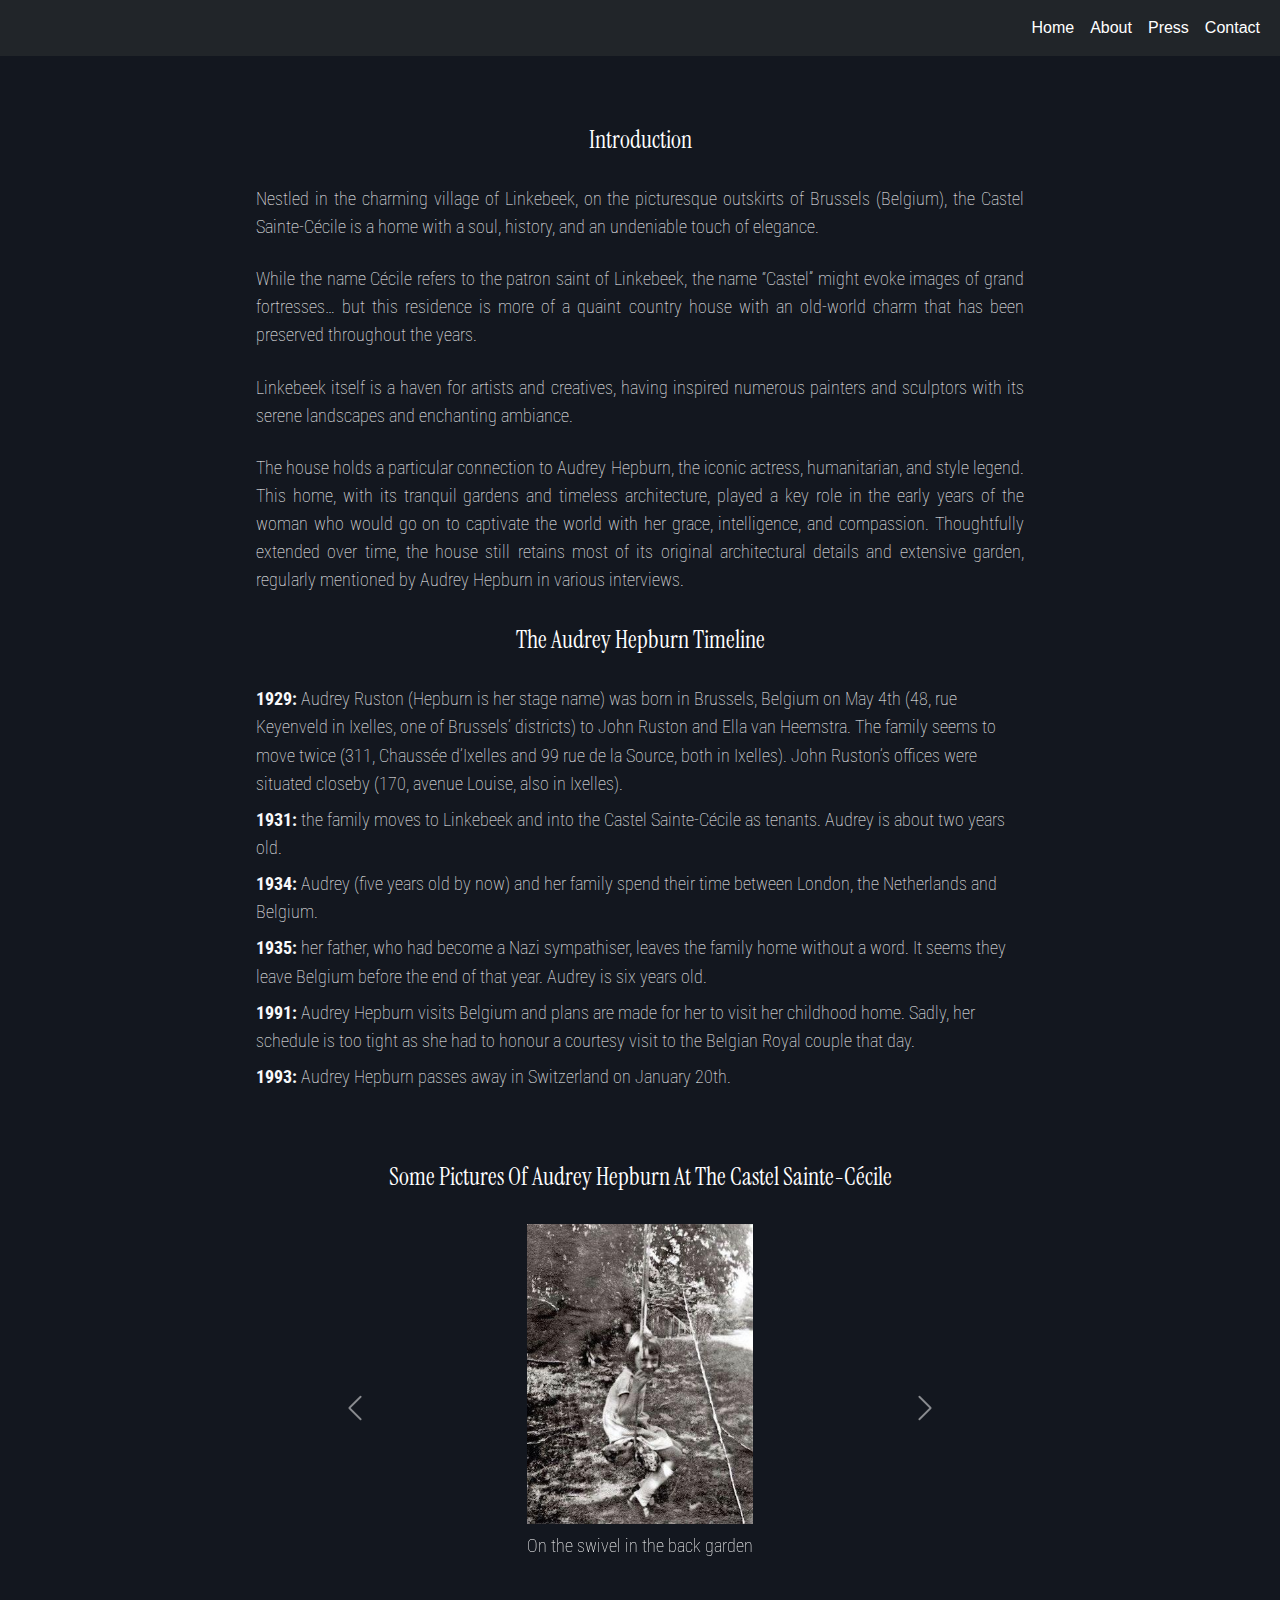
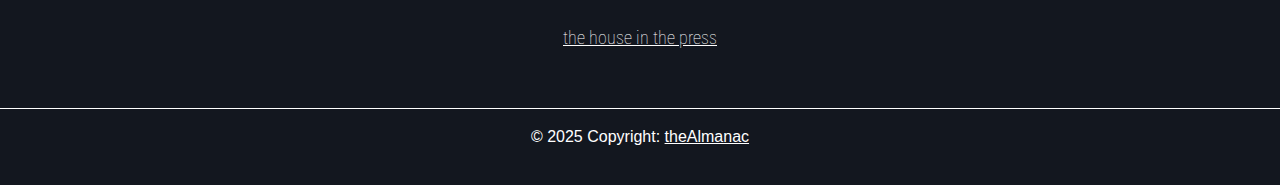
<file: about.html>
<!DOCTYPE html>
<html lang="en">
<head>
  <meta charset="UTF-8">
  <meta name="viewport" content="width=device-width, initial-scale=1.0">
  <title>About - Castel Sainte-Cécile</title>
  <!-- Bootstrap CSS -->
  <link href="https://cdn.jsdelivr.net/npm/bootstrap@5.3.2/dist/css/bootstrap.min.css" rel="stylesheet">
  <link rel="preconnect" href="https://fonts.googleapis.com">
  <link rel="preconnect" href="https://fonts.gstatic.com" crossorigin>
  <link href="https://fonts.googleapis.com/css2?family=Buda:wght@300&family=Instrument+Serif:ital@0;1&family=Roboto+Condensed:ital,wght@0,100..900;1,100..900&family=Roboto:ital,wght@0,100..900;1,100..900&display=swap" rel="stylesheet">
  <link rel="stylesheet" href="styles.css">
</head>
<body>
    <!-- Navbar -->
    <nav class="navbar navbar-dark bg-dark navbar-expand-lg fixed-top">
      <div class="container-fluid">
        <a class="navbar-brand" href="#"></a>
        <button class="navbar-toggler" type="button" data-bs-toggle="collapse" data-bs-target="#navbarNav">
          <span class="navbar-toggler-icon"></span>
        </button>
        <div class="collapse navbar-collapse justify-content-end" id="navbarNav">
          <ul class="navbar-nav">
            <li class="nav-item">
              <a class="nav-link" href="index.html">Home</a>
            </li>
            <li class="nav-item">
              <a class="nav-link" href="about.html">About</a>
            </li>
            <li class="nav-item">
              <a class="nav-link" href="press.html">Press</a>
            </li>
            <li class="nav-item">
              <a class="nav-link" href="contact.html">Contact</a>
            </li>
          </ul>
        </div>
      </div>
    </nav>



  <!-- Main Content -->
  <div class="container">
    <!-- Introduction -->
    <h2>Introduction</h2>
    <p>
     Nestled in the charming village of Linkebeek, on the picturesque outskirts of Brussels (Belgium), the Castel Sainte-Cécile is a home with a soul, history, and an undeniable touch of elegance.
    </p>
    <p>
    While the name Cécile refers to the patron saint of Linkebeek, the name “Castel” might evoke images of grand fortresses… but this residence is more of a quaint country house with an old-world charm that has been preserved throughout the years.
    </p>
    <p>
        Linkebeek itself is a haven for artists and creatives, having inspired numerous painters and sculptors with its serene landscapes and enchanting ambiance.
    </p>
    <p>
        The house holds a particular connection to Audrey Hepburn, the iconic actress, humanitarian, and style legend. This home, with its tranquil gardens and timeless architecture, played a key role in the early years of the woman who would go on to captivate the world with her grace, intelligence, and compassion. Thoughtfully extended over time, the house still retains most of its original architectural details and extensive garden, regularly mentioned by Audrey Hepburn in various interviews.
    </p>

    <!-- Audrey Hepburn Timeline -->
    <div class="timeline">
      <h2>The Audrey Hepburn Timeline</h2>
      <p><span class="date">1929:</span> Audrey Ruston (Hepburn is her stage name) was born in Brussels, Belgium on May 4th (48, rue Keyenveld in Ixelles, one of Brussels’ districts) to John Ruston and Ella van Heemstra. The family seems to move twice (311, Chaussée d’Ixelles and 99 rue de la Source, both in Ixelles). John Ruston’s offices were situated closeby (170, avenue Louise, also in Ixelles).</p>
      <p><span class="date">1931:</span> the family moves to Linkebeek and into the Castel Sainte-Cécile as tenants. Audrey is about two years old.</p>
      <p><span class="date">1934:</span> Audrey (five years old by now) and her family spend their time between London, the Netherlands and Belgium.</p>
      <p><span class="date">1935:</span> her father, who had become a Nazi sympathiser, leaves the family home without a word. It seems they leave Belgium before the end of that year. Audrey is six years old.</p>
    <!--  <p><span class="date">1937 or 1938:</span> </p>
      <p><span class="date">1938:</span> </p>
      <p><span class="date">1939:</span> </p>-->
      <p><span class="date">1991:</span> Audrey Hepburn visits Belgium and plans are made for her to visit her childhood home. Sadly, her schedule is too tight as she had to honour a courtesy visit to the Belgian Royal couple that day.</p>
      <p><span class="date">1993:</span> Audrey Hepburn passes away in Switzerland on January 20th.</p>
    </div>
  </div>

<h2>some pictures of Audrey Hepburn at the Castel Sainte-Cécile</h2>
  <!-- carousel-->
  <div id="minimalCarousel" class="carousel slide" data-bs-ride="carousel">
  <div class="carousel-inner">
    <div class="carousel-item active">
      <img src="images/LinkebeekAudreyBalancoire.jpg" class="d-block w-100" alt="Audrey on a swing">
      <div class="carousel-caption">
        <p>On the swivel in the back garden</p>
      </div>
    </div>
    <div class="carousel-item">
      <img src="images/LinkebeekAudreyBalcon.jpg" class="d-block w-100" alt="Audrey on chair on balcony">
      <div class="carousel-caption">
        <p>On the master bedroom's balcony</p>
      </div>
    </div>
    <div class="carousel-item">
      <img src="images/LinkebeekAudreyChapeau2.jpg" class="d-block w-100" alt="Audrey with a hat">
      <div class="carousel-caption">
        <p>In the back garden</p>
      </div>
    </div>
    <div class="carousel-item">
      <img src="images/LinkebeekAudreyFreres.jpg" class="d-block w-100" alt="Audrey with her Brothers">
      <div class="carousel-caption">
        <p>With her half-brothers Arnoud and Ian Quarles van Ufford in the back garden</p>
      </div>
    </div>
    <div class="carousel-item">
      <img src="images/LinkebeekAudreyJardinPapa2.jpg" class="d-block w-100" alt="Audrey with her dad laying in garden">
      <div class="carousel-caption">
        <p>With her father John Ruston in the back garden</p>
      </div>
    </div>
    <div class="carousel-item">
      <img src="images/LinkebeekAudreyTerrasse2.png" class="d-block w-100" alt="Audrey with her dad standing">
      <div class="carousel-caption">
        <p>With her father John Ruston on the back terrace</p>
      </div>
    </div>
  </div>
  <!-- Carousel Controls -->
  <button class="carousel-control-prev" type="button" data-bs-target="#minimalCarousel" data-bs-slide="prev">
    <span class="carousel-control-prev-icon" aria-hidden="true"></span>
    <span class="visually-hidden">Previous</span>
  </button>
  <button class="carousel-control-next" type="button" data-bs-target="#minimalCarousel" data-bs-slide="next">
    <span class="carousel-control-next-icon" aria-hidden="true"></span>
    <span class="visually-hidden">Next</span>
  </button>
</div>
<div class="footer" id="aboutfooter">
    <p><a href="press.html">the house in the press</a></p>
</div>

<footer>
  <!-- Copyright -->
  <div class="text-center p-3 border-top border-white">
    © 2025 Copyright:
    <a class="text-white" href="https://github.com/thealmanacslove">theAlmanac</a>
  </div>
  <!-- Copyright -->
</footer>


<!-- JQuery (if needed) -->
<script src="https://code.jquery.com/jquery-3.6.0.min.js"></script>
<!-- Popper.js (required for Bootstrap) -->
<script src="https://cdn.jsdelivr.net/npm/@popperjs/core@2.11.8/dist/umd/popper.min.js"></script>
<!-- Bootstrap JS -->
<script src="https://cdn.jsdelivr.net/npm/bootstrap@5.3.2/dist/js/bootstrap.min.js"></script>
</body>
</html>
</file>
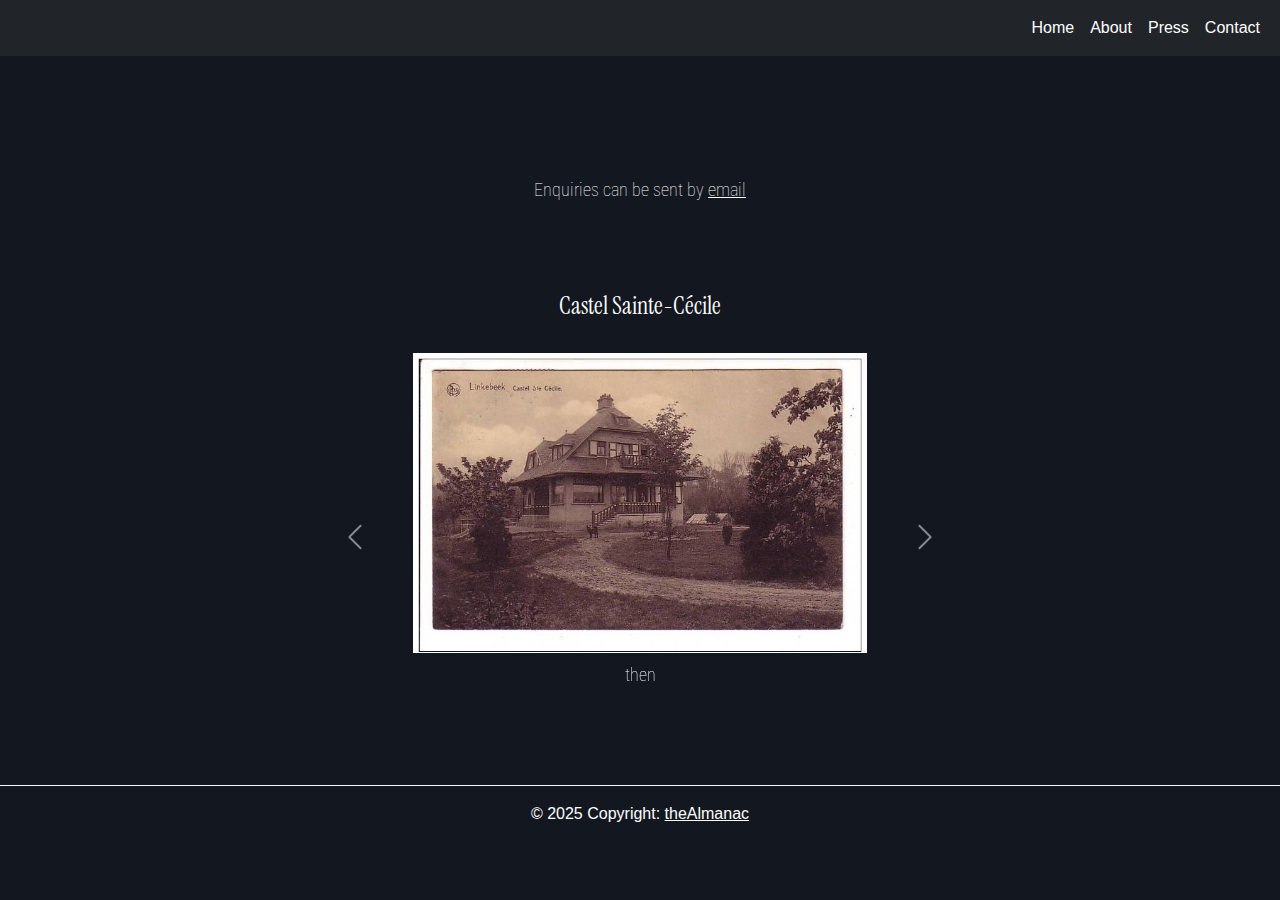
<file: contact.html>
<!DOCTYPE html>
<html lang="en">
<head>
  <meta charset="UTF-8">
  <meta name="viewport" content="width=device-width, initial-scale=1.0">
  <title>Contact</title>
  <link href="https://cdn.jsdelivr.net/npm/bootstrap@5.3.2/dist/css/bootstrap.min.css" rel="stylesheet">
  <link href="https://fonts.googleapis.com/css2?family=Roboto:wght@400;700&display=swap" rel="stylesheet">
  <link rel="preconnect" href="https://fonts.googleapis.com">
  <link rel="preconnect" href="https://fonts.gstatic.com" crossorigin>
  <link href="https://fonts.googleapis.com/css2?family=Buda:wght@300&family=Instrument+Serif:ital@0;1&family=Roboto+Condensed:ital,wght@0,100..900;1,100..900&family=Roboto:ital,wght@0,100..900;1,100..900&display=swap" rel="stylesheet">
  <link rel="stylesheet" href="styles.css">
</head>
<body>
    <!-- Navbar -->
    <nav class="navbar navbar-dark bg-dark navbar-expand-lg fixed-top">
      <div class="container-fluid">
        <a class="navbar-brand" href="#"></a>
        <button class="navbar-toggler" type="button" data-bs-toggle="collapse" data-bs-target="#navbarNav">
          <span class="navbar-toggler-icon"></span>
        </button>

        <div class="collapse navbar-collapse justify-content-end" id="navbarNav">
          <ul class="navbar-nav">
            <li class="nav-item">
              <a class="nav-link" href="index.html">Home</a>
            </li>
            <li class="nav-item">
              <a class="nav-link" href="about.html">About</a>
            </li>
            <li class="nav-item">
              <a class="nav-link" href="press.html">Press</a>
            </li>
            <li class="nav-item">
              <a class="nav-link" href="contact.html">Contact</a>
            </li>
          </ul>
        </div>
      </div>
    </nav>


  <!-- Content -->
  <div class="container text-center">
    <h1></h1>
    <p>Enquiries can be sent by <a href="mailto:castelsaintececile@gmail.com">email</a></p>
  </div>

  <h2>Castel Sainte-Cécile</h2>
  <div id="minimalCarousel" class="carousel slide" data-bs-ride="carousel">
  <div class="carousel-inner">
    <div class="carousel-item active">
      <img src="images/Linkebeek.jpg" class="d-block w-100" alt="the house then">
      <div class="carousel-caption">
        <p>then</p>
      </div>
    </div>
    <div class="carousel-item">
      <img src="images/Linkebeeknow.jpg" class="d-block w-100" alt="the house now">
      <div class="carousel-caption">
        <p>now</p>
      </div>
    </div>

  <!-- Carousel Controls -->
  <button class="carousel-control-prev" type="button" data-bs-target="#minimalCarousel" data-bs-slide="prev">
    <span class="carousel-control-prev-icon" aria-hidden="true"></span>
    <span class="visually-hidden">Previous</span>
  </button>
  <button class="carousel-control-next" type="button" data-bs-target="#minimalCarousel" data-bs-slide="next">
    <span class="carousel-control-next-icon" aria-hidden="true"></span>
    <span class="visually-hidden">Next</span>
  </button>
 </div>
</div>

 <footer>
     <!-- Copyright -->
     <div class="text-center p-3 border-top border-white">
       © 2025 Copyright:
       <a class="text-white" href="https://github.com/thealmanacslove">theAlmanac</a>
     </div>
     <!-- Copyright -->
 </footer>


  <!-- JQuery (if needed) -->
  <script src="https://code.jquery.com/jquery-3.6.0.min.js"></script>
  <!-- Popper.js (required for Bootstrap) -->
  <script src="https://cdn.jsdelivr.net/npm/@popperjs/core@2.11.8/dist/umd/popper.min.js"></script>
  <!-- Bootstrap JS -->
  <script src="https://cdn.jsdelivr.net/npm/bootstrap@5.3.2/dist/js/bootstrap.min.js"></script>
  <!-- custom -->

</body>
</html>
</file>
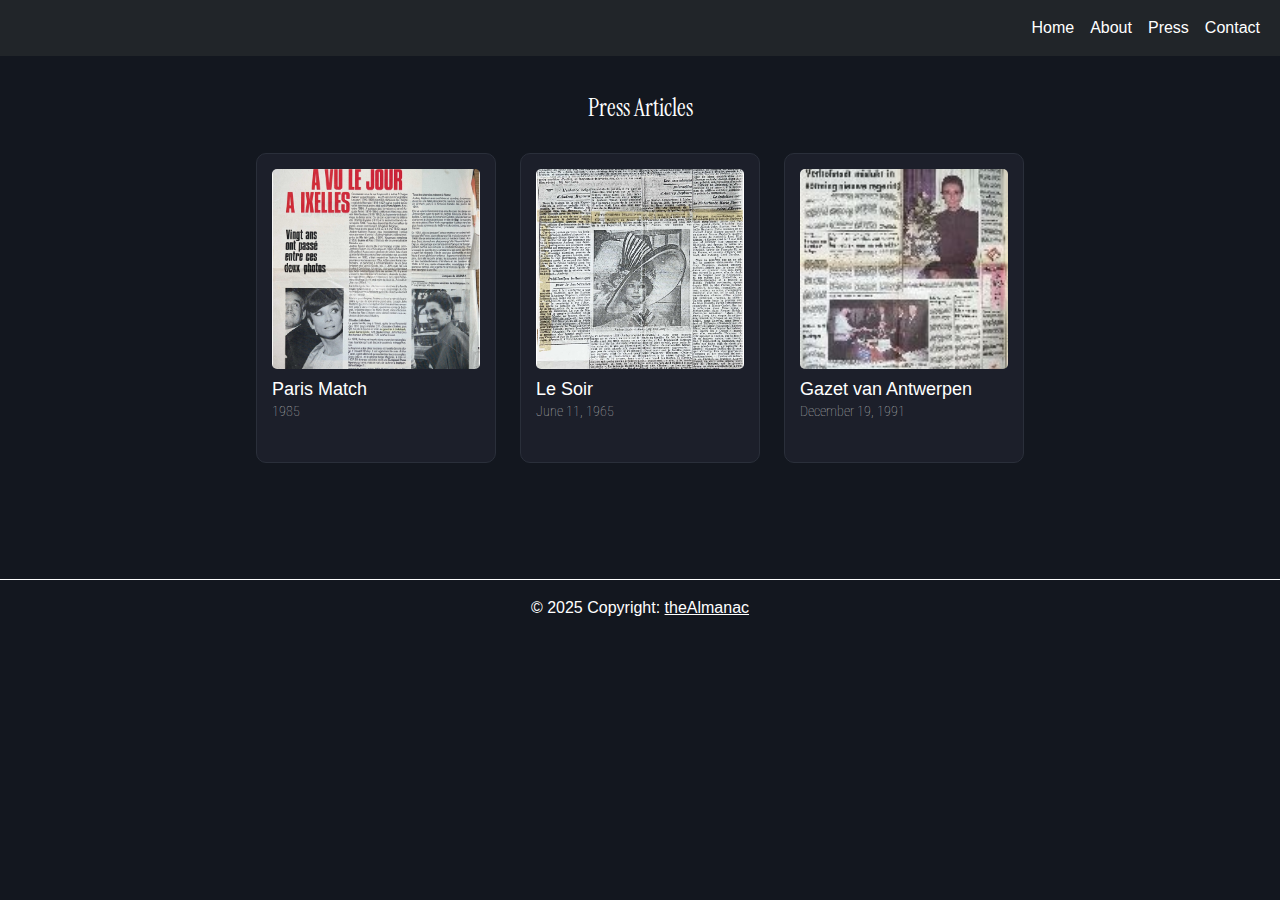
<file: press.html>
<!DOCTYPE html>
<html lang="en">
<head>
  <meta charset="UTF-8">
  <meta name="viewport" content="width=device-width, initial-scale=1.0">
  <title>Castel Sainte-Cécile</title>
  <!-- Bootstrap CSS -->
  <link href="https://cdn.jsdelivr.net/npm/bootstrap@5.3.2/dist/css/bootstrap.min.css" rel="stylesheet">
  <link rel="preconnect" href="https://fonts.googleapis.com">
  <link rel="preconnect" href="https://fonts.gstatic.com" crossorigin>
  <link href="https://fonts.googleapis.com/css2?family=Buda:wght@300&family=Instrument+Serif:ital@0;1&family=Roboto+Condensed:ital,wght@0,100..900;1,100..900&family=Roboto:ital,wght@0,100..900;1,100..900&display=swap" rel="stylesheet">
  <link rel="stylesheet" href="styles.css">
</head>
<body>
  <!-- Navbar -->
  <nav class="navbar navbar-dark bg-dark navbar-expand-lg fixed-top">
    <div class="container-fluid">
      <a class="navbar-brand" href="#"></a>
      <button class="navbar-toggler" type="button" data-bs-toggle="collapse" data-bs-target="#navbarNav">
        <span class="navbar-toggler-icon"></span>
      </button>

      <div class="collapse navbar-collapse justify-content-end" id="navbarNav">
        <ul class="navbar-nav">
          <li class="nav-item">
            <a class="nav-link" href="index.html">Home</a>
          </li>
          <li class="nav-item">
            <a class="nav-link" href="about.html">About</a>
          </li>
          <li class="nav-item">
            <a class="nav-link" href="press.html">Press</a>
          </li>
          <li class="nav-item">
            <a class="nav-link" href="contact.html">Contact</a>
          </li>
        </ul>
      </div>
    </div>
  </nav>

  <!-- Main Content -->

  <div class="container mt-5">
    <h2 class="text-center">Press Articles</h2>
    <div class="row">

      <!-- Article 1 -->
      <div class="col-md-4">
        <a href="images/articles/ArticleLink1985.pdf" target="_blank" class="article-item">
          <img src="images/articles/thumbnailArticleLink1985.jpg" alt="Article 1" class="thumbnail">
          <div class="article-info">
            <h3>Paris Match</h3>
            <p>1985</p>
          </div>
        </a>
      </div>

      <!-- Article 2 -->
      <div class="col-md-4">
        <a href="images/articles/ArticleLink19650611LeSoir.pdf" target="_blank" class="article-item">
          <img src="images/articles/thumbnailArticleLink19650611LeSoir.jpg" alt="Article 2" class="thumbnail">
          <div class="article-info">
            <h3>Le Soir</h3>
            <p>June 11, 1965</p>
          </div>
        </a>
      </div>

      <!-- Article 3 -->
      <div class="col-md-4">
        <a href="images/articles/ArticleLink19911219GVA.pdf" target="_blank" class="article-item">
          <img src="images/articles/thumbnailArticleLinkebeekGazet.jpg" alt="Article 3" class="thumbnail">
          <div class="article-info">
            <h3>Gazet van Antwerpen</h3>
            <p>December 19, 1991</p>
          </div>
        </a>
      </div>

    </div>
  </div>

  <footer>
    <!-- Copyright -->
    <div class="text-center p-3 border-top border-white">
      © 2025 Copyright:
      <a class="text-white" href="https://github.com/thealmanacslove">theAlmanac</a>
    </div>
    <!-- Copyright -->
  </footer>

<!-- End of .container -->

  <!-- JQuery (if needed) -->
  <script src="https://code.jquery.com/jquery-3.6.0.min.js"></script>
  <!-- Popper.js (required for Bootstrap) -->
  <script src="https://cdn.jsdelivr.net/npm/@popperjs/core@2.11.8/dist/umd/popper.min.js"></script>
  <!-- Bootstrap JS -->
  <script src="https://cdn.jsdelivr.net/npm/bootstrap@5.3.2/dist/js/bootstrap.min.js"></script>
</body>
</html>
</file>
<file: styles.css>
/* General Styles */
body {
  background-color: #13171f;
  color: white;
  text-align: center;
  font-family: 'Arial', sans-serif;
  margin: 0;
  padding: 0;
  height: 100%;
}
a{
    color: white;
}
h2{
    font-family: "Instrument Serif", serif;
    font-weight: 400;
    font-style: normal;
}
/*navbar*/
.nav-link {
  padding: 0.5rem 1rem;
  font-size: 1rem;
  color: white;
  text-align: right;
}
.navbar-toggler,
.navbar-toggler:focus,
.navbar-toggler:active,
.navbar-toggler-icon:focus {
    outline: none;
    border: none;
    box-shadow: none;
}
.toggler-custom{
    border-color: white;
}

.nav-link {
  padding: 0.5rem 1rem;
  font-size: 1rem;
  color: white;
  text-align: right;
}



/* Media query for smaller screens to make the navbar responsive *//*
@media (max-width: 992px) {
  .navbar-collapse {
    background-color: #000;
    padding: 1rem;
    position: absolute;
    top: 0;
    right: 0;
    width: 250px;
    height: 100vh;
    box-shadow: -4px 0 10px rgba(0, 0, 0, 0.5);
  }

  }
  .navbar-nav {
    text-align: right;
  }
}
*/

/* Main Content */
.container {
  max-width: 800px;
  margin: 5rem auto 3rem;
  padding: 1rem;
  text-align: justify;
}



h1 {
  font-size: 2.5rem;
  margin-top: 5rem; /* Space for navbar */
}
#welcome{
    font-family: "Instrument Serif", serif;
font-weight: 400;
font-style: normal;
font-size: 3.5rem;
}




blockquote {
  font-family: "Instrument Serif", serif;
font-weight: 400;
font-style: normal;
  font-size: 1rem;
  letter-spacing: .18rem;
  margin: 2rem auto;
  max-width: 600px;
  color: #d3d3d3;
}

/* Headings */
h1, h2 {
  margin-bottom: 1.5rem;
  text-transform: capitalize;
}

h1 {
  font-size: 2.5rem;
}

h2 {
  font-size: 1.8rem;
}

/* Paragraph text */
p {
  font-family: "Roboto Condensed", serif;
  font-optical-sizing: auto;
font-weight: 100;
font-style: normal;
  font-size: 1.1rem;
  line-height: 1.6;
  margin-bottom: 1.5rem;
}

.image-link img {
  margin-top: 2rem;
  max-width: 100%;
  height: auto;
  border: 2px solid white;
  transition: transform 0.3s ease;
}

.image-link img:hover {
  transform: scale(1.05);
  cursor: pointer;
}

/* Timeline */
.timeline {
  text-align: left;
  margin-top: 2rem;
}

.timeline p {
  margin: 0.5rem 0;
}

.timeline .date {
  font-weight: bold;
  color: #f8f9fa;
}

/* Carousel about*/
.carousel {
  margin: 2rem auto;
  max-width: 600px; /* Restrict carousel width */
}

.carousel img {
  max-height: 500px; /* Set a maximum height for the images */
  object-fit: contain;
  border-radius: 0px; /* Softly rounded corners */
}

.carousel-caption {
  position: static;
  /*background-color: #010d21; Transparent dark background */
  color: white;
  padding: 0.5rem;
  font-size: 0.9rem;
  text-align: center;
}

.carousel-control-prev-icon,
.carousel-control-next-icon {
  filter: contrast();; /* Makes controls white */
}

.carousel-control-prev,
.carousel-control-next {
  width: 5%; /* Minimalist controls */
}

.carousel-inner {
  /* border: 2px solid white; White border around carousel */
  border-radius: 10px;
}


/* Responsive Design */
@media (max-width: 768px) {
  .container {
    margin: 4rem auto 2rem;
    padding: 1rem;
  }

  }
  h1 {
    font-size: 2rem;
  }

  h2 {
    font-size: 1.5rem;
    text-align: center;
    margin-bottom: 30px;
    margin: 30px;
  }
blockquote{
    font-family: Buda;
}
  .carousel img {
    max-height: 300px;
  }

  .carousel-caption {
    font-size: 0.8rem;
  }
}

/*google font */
.instrument-serif-regular {
  font-family: "Instrument Serif", serif;
  font-weight: 400;
  font-style: normal;
}

/*contact*/
.contact-image-container {
  display: flex; /* Centers the image container */
  justify-content: center; /* Horizontally centers the image */
  align-items: center; /* Vertically centers (if container height is defined) */
  margin: 20px auto; /* Adds vertical spacing (adjust if needed) */
  padding: 0; /* Ensures no extra padding around the container */
  width: 100%; /* Ensures the container spans the full width */
}

.contact-image-container img {
  max-width: 90%; /* Restricts image width to fit within the viewport */
  max-height: 80vh; /* Restricts image height to avoid overflow */
  object-fit: contain; /* Keeps the aspect ratio intact */
  border-radius: 10px; /* Optional: Rounded corners */
  box-shadow: 0 4px 8px rgba(0, 0, 0, 0.2); /* Optional: Subtle shadow */
}

body {
  margin: 0;
  padding: 0;
  background-color: #13171f; /* Dark background */
  color: white;
  font-family: Arial, sans-serif;
}

footer {
  margin-top: 20px; /* Adds space above the footer */
  padding: 20px 0; /* Optional: Adjusts footer padding */
  padding-top: 2rem;
}

.contact-content {
  margin-bottom: 20px; /* Adds space below the text above the image */
}


.instrument-serif-regular-italic {
  font-family: "Instrument Serif", serif;
  font-weight: 400;
  font-style: italic;
}

/* General Styles */




/* Article List Item */
.article-item {
  display: block;
  background: #1c1f2a; /* Slightly lighter background for contrast */
  border-radius: 10px;
  padding: 15px;
  text-decoration: none;
  color: white;
  transition: transform 0.2s, box-shadow 0.2s;
  border: 1px solid #2a2f3a; /* Subtle border */
  margin-bottom: 20px;
}

.article-item:hover {
  transform: scale(1.05);
  box-shadow: 0px 4px 10px rgba(255, 255, 255, 0.1);
}

/* Thumbnail Image */
.thumbnail {
  width: 100%;
  height: 200px;
  object-fit: cover;
  border-radius: 5px;
  margin-bottom: 10px;
}

/* Article Info */
.article-info h3 {
  font-size: 18px;
  margin: 0;
}

.article-info p {
  font-size: 14px;
  color: #bbb; /* Slightly lighter text for the date */
}
</file>
